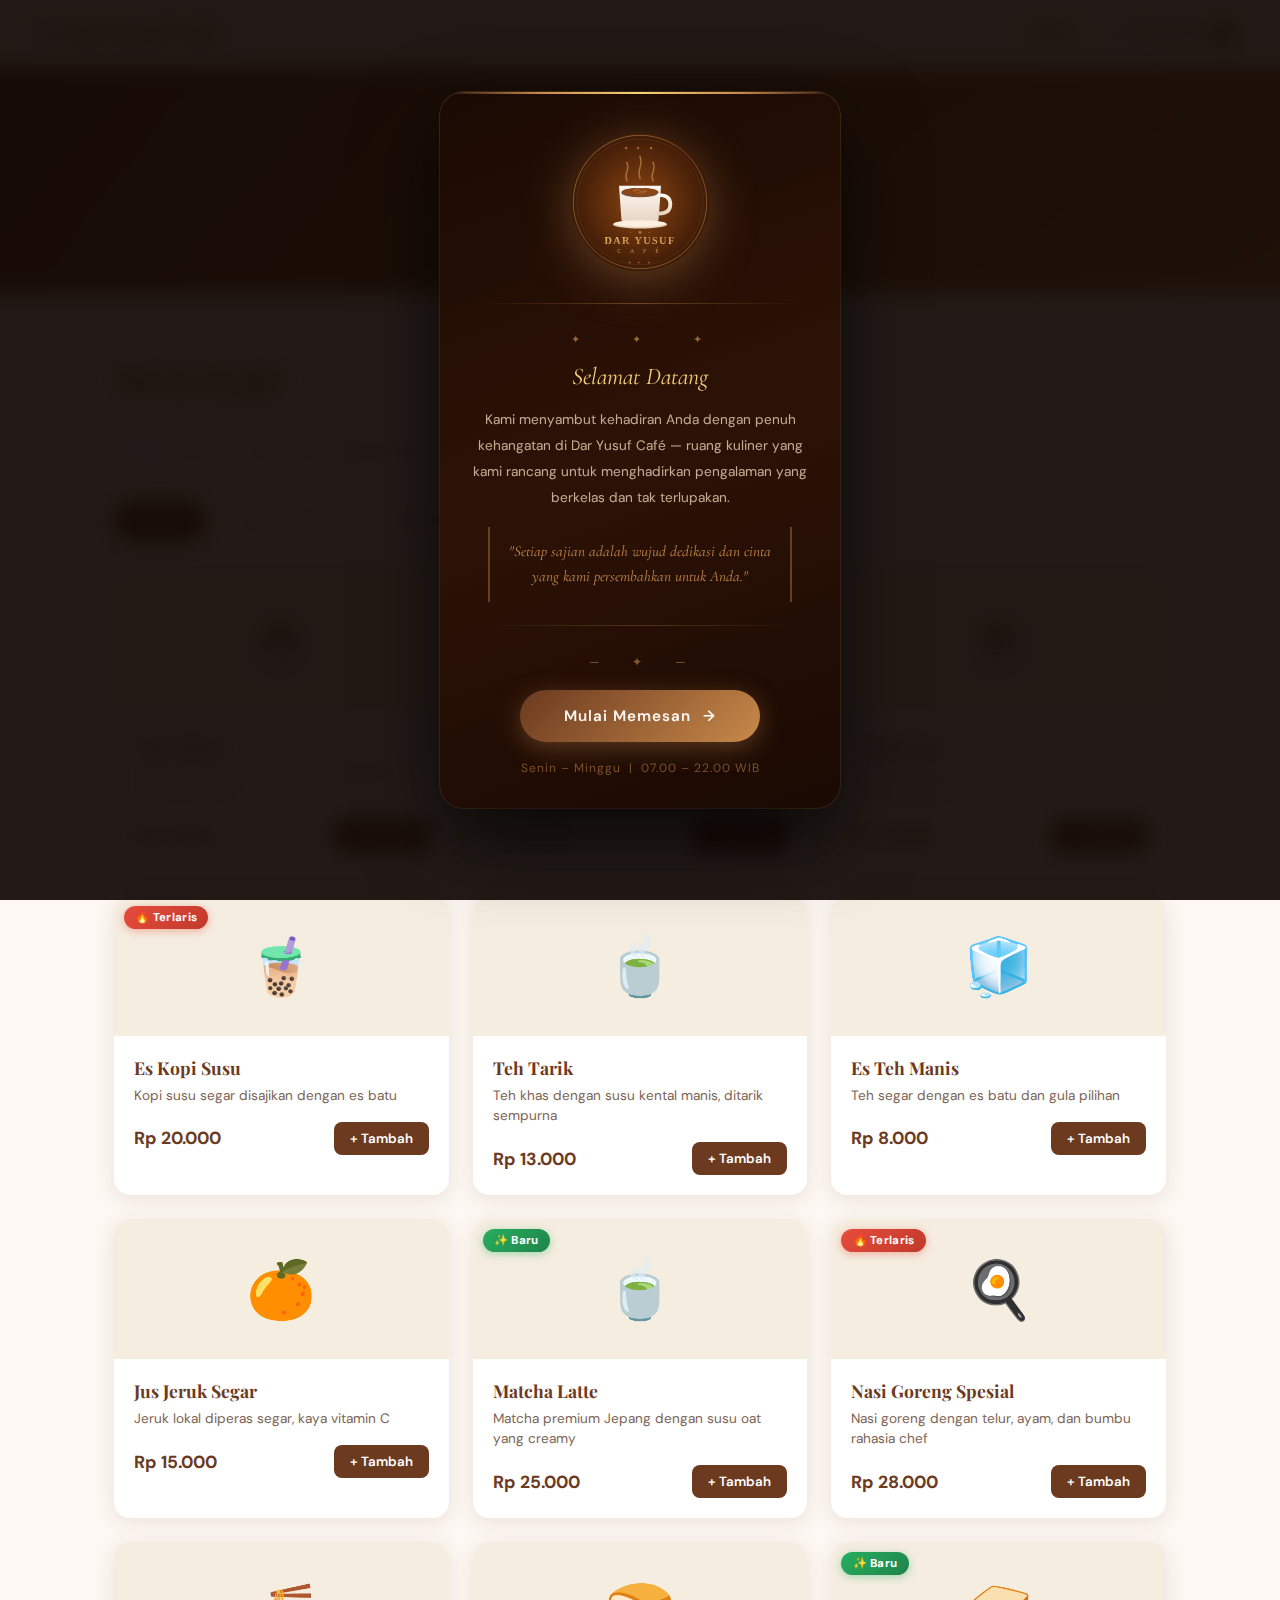
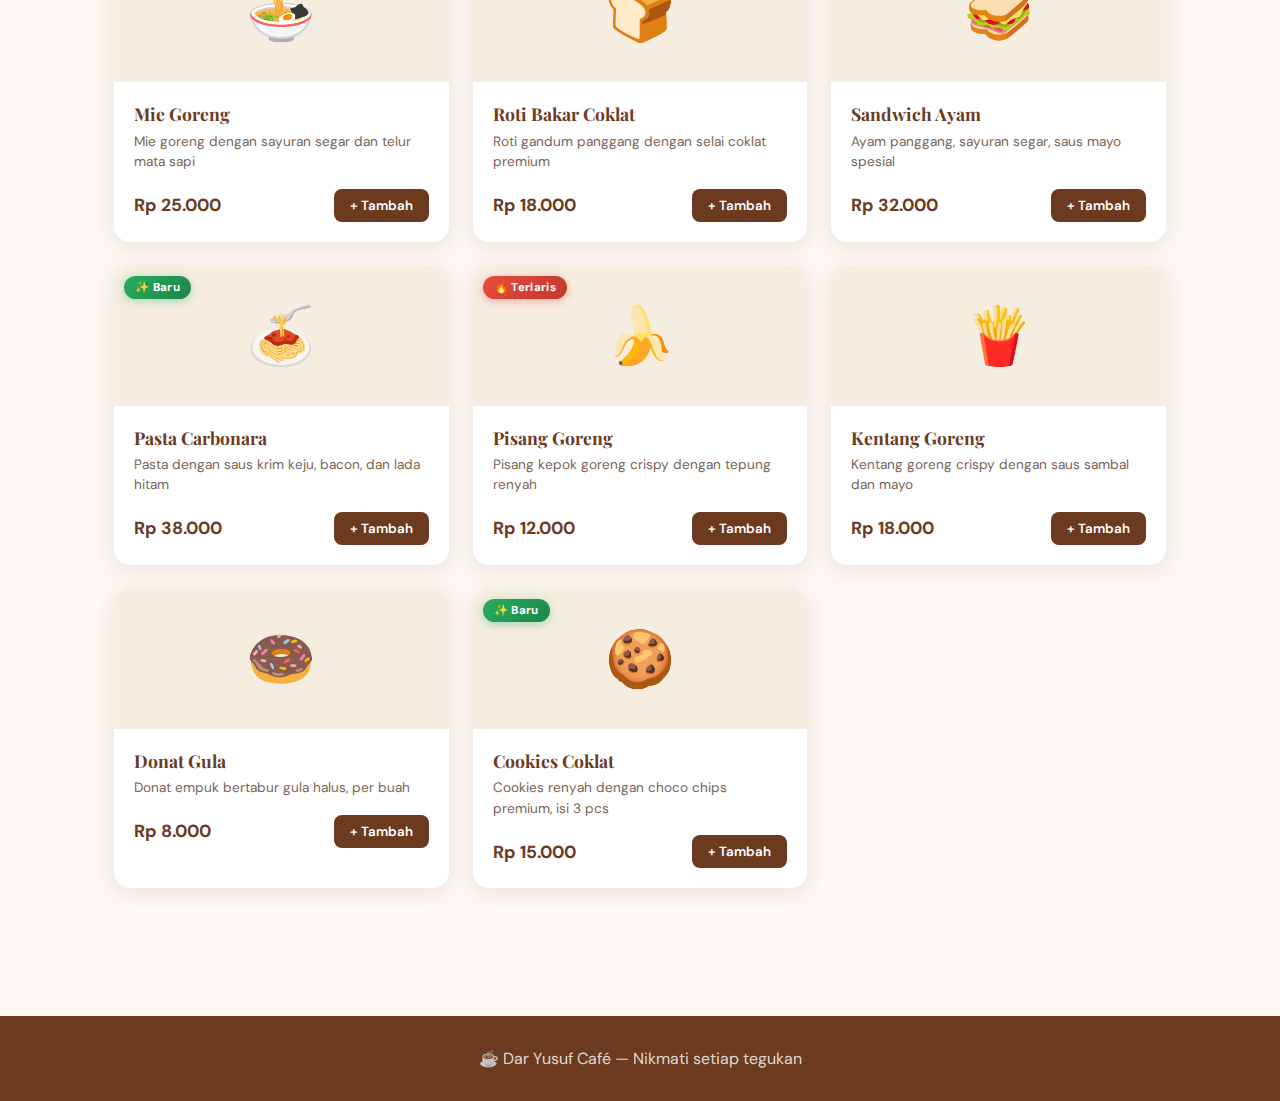
<file: index.html>
<!DOCTYPE html>
<html lang="id">
<head>
<meta charset="UTF-8">
<meta name="viewport" content="width=device-width, initial-scale=1.0">
<title>Dar Yusuf Café</title>
<link href="https://fonts.googleapis.com/css2?family=Playfair+Display:ital,wght@0,400;0,600;0,700;1,400&family=DM+Sans:wght@300;400;500&family=Cormorant+Garamond:ital,wght@0,400;0,600;1,400&display=swap" rel="stylesheet">
<link rel="stylesheet" href="css/style.css">
<style>
/* ===== WELCOME POPUP ===== */
.welcome-overlay {
  position: fixed; inset: 0;
  background: rgba(15,7,3,0.92);
  backdrop-filter: blur(10px);
  z-index: 9999;
  display: flex; align-items: center; justify-content: center;
  padding: 1rem;
  animation: fadeInOverlay 0.8s ease;
}
@keyframes fadeInOverlay { from{opacity:0} to{opacity:1} }
.welcome-overlay.hide { animation: fadeOutOverlay 0.5s ease forwards; }
@keyframes fadeOutOverlay { from{opacity:1} to{opacity:0;pointer-events:none} }

.welcome-modal {
  background: linear-gradient(160deg, #1a0a03 0%, #2d1206 50%, #1a0a03 100%);
  border-radius: 24px; max-width: 400px; width: 100%;
  overflow: hidden;
  box-shadow: 0 30px 80px rgba(0,0,0,0.7), 0 0 0 1px rgba(200,137,74,0.25), inset 0 1px 0 rgba(255,255,255,0.05);
  animation: slideUp 0.7s cubic-bezier(0.16,1,0.3,1);
  position: relative;
}
@keyframes slideUp { from{transform:translateY(50px) scale(0.96);opacity:0} to{transform:translateY(0) scale(1);opacity:1} }
.welcome-modal::before { content:''; position:absolute; top:0;left:0;right:0; height:2px; background:linear-gradient(90deg,transparent,#c8894a,#f5d07a,#c8894a,transparent); }

.welcome-logo-section { padding:2.5rem 2rem 1.5rem; text-align:center; position:relative; }
.welcome-logo-section::after { content:''; position:absolute; bottom:0;left:10%;right:10%; height:1px; background:linear-gradient(90deg,transparent,rgba(200,137,74,0.4),transparent); }
.welcome-logo-wrap { width:140px; height:140px; margin:0 auto 0.5rem; filter:drop-shadow(0 8px 24px rgba(200,137,74,0.4)); animation: glowPulse 3s ease-in-out infinite; }
@keyframes glowPulse {
  0%,100% { filter:drop-shadow(0 8px 24px rgba(200,137,74,0.3)); }
  50% { filter:drop-shadow(0 8px 36px rgba(200,137,74,0.65)); }
}

.welcome-body { padding:1.75rem 2rem 1.5rem; text-align:center; position:relative; }
.welcome-body::after { content:''; position:absolute; bottom:0;left:10%;right:10%; height:1px; background:linear-gradient(90deg,transparent,rgba(200,137,74,0.3),transparent); }
.welcome-ornament { color:#c8894a; font-size:0.7rem; letter-spacing:8px; margin-bottom:1rem; opacity:0.7; }
.welcome-greeting { font-family:'Cormorant Garamond',serif; font-size:1.5rem; font-style:italic; color:#f5d07a; margin-bottom:1rem; }
.welcome-text { font-family:'DM Sans',sans-serif; font-size:0.85rem; color:rgba(245,224,195,0.75); line-height:1.9; margin-bottom:1rem; }
.welcome-quote { font-family:'Cormorant Garamond',serif; font-size:0.95rem; font-style:italic; color:#c8894a; line-height:1.7; padding:0.75rem 1rem; border-left:2px solid rgba(200,137,74,0.4); border-right:2px solid rgba(200,137,74,0.4); margin:0 1rem; }

.welcome-footer { padding:1.75rem 2rem 2rem; text-align:center; }
.welcome-ornament-mid { color:#c8894a; font-size:0.75rem; letter-spacing:6px; margin-bottom:1.25rem; opacity:0.6; }
.welcome-btn {
  background:linear-gradient(135deg,#6b3a1f 0%,#c8894a 100%);
  color:#fdf8f3; border:none; padding:1rem 2.8rem; border-radius:50px;
  font-family:'DM Sans',sans-serif; font-weight:600; font-size:0.95rem;
  cursor:pointer; letter-spacing:1px; transition:all 0.3s;
  box-shadow:0 6px 24px rgba(200,137,74,0.35);
  display:inline-flex; align-items:center; gap:0.7rem;
}
.welcome-btn:hover { transform:translateY(-2px); box-shadow:0 10px 32px rgba(200,137,74,0.5); }
.welcome-arrow { transition:transform 0.3s; }
.welcome-btn:hover .welcome-arrow { transform:translateX(5px); }
.welcome-note { margin-top:1.1rem; font-size:0.75rem; color:rgba(200,137,74,0.55); letter-spacing:1px; }

@media(max-width:480px) {
  .welcome-logo-wrap { width:110px; height:110px; }
  .welcome-logo-section { padding:1.75rem 1.5rem 1.25rem; }
  .welcome-body { padding:1.25rem 1.5rem; }
  .welcome-footer { padding:1.25rem 1.5rem 1.75rem; }
}

/* ===== SEARCH BAR ===== */
.search-wrap {
  position: relative;
  margin-bottom: 1.5rem;
}
.search-input {
  width: 100%;
  padding: 0.9rem 1rem 0.9rem 3rem;
  border: 2px solid var(--light-accent);
  border-radius: 50px;
  font-family: 'DM Sans', sans-serif;
  font-size: 0.95rem;
  background: white;
  color: var(--text);
  transition: all 0.25s;
  box-shadow: 0 2px 12px rgba(107,58,31,0.07);
}
.search-input:focus {
  outline: none;
  border-color: var(--accent);
  box-shadow: 0 4px 20px rgba(107,58,31,0.12);
}
.search-icon {
  position: absolute;
  left: 1.1rem;
  top: 50%;
  transform: translateY(-50%);
  font-size: 1.1rem;
  pointer-events: none;
}
.search-clear {
  position: absolute;
  right: 1rem;
  top: 50%;
  transform: translateY(-50%);
  background: var(--light-accent);
  border: none;
  border-radius: 50%;
  width: 24px; height: 24px;
  cursor: pointer;
  font-size: 0.8rem;
  display: none;
  align-items: center;
  justify-content: center;
  color: var(--text-light);
}
.search-clear.show { display: flex; }

/* ===== BADGE PRODUK ===== */
.badge-product {
  position: absolute;
  top: 10px; left: 10px;
  padding: 0.25rem 0.7rem;
  border-radius: 50px;
  font-size: 0.72rem;
  font-weight: 700;
  font-family: 'DM Sans', sans-serif;
  letter-spacing: 0.3px;
  z-index: 2;
}
.badge-terlaris {
  background: linear-gradient(135deg, #e74c3c, #c0392b);
  color: white;
  box-shadow: 0 2px 8px rgba(231,76,60,0.4);
}
.badge-baru {
  background: linear-gradient(135deg, #27ae60, #1e8449);
  color: white;
  box-shadow: 0 2px 8px rgba(39,174,96,0.4);
}
</style>
</head>
<body>

<!-- WELCOME POPUP -->
<div id="welcomeOverlay" class="welcome-overlay">
  <div class="welcome-modal">
    <div class="welcome-logo-section">
      <div class="welcome-logo-wrap">
        <svg xmlns="http://www.w3.org/2000/svg" viewBox="0 0 300 300" width="100%" height="100%">
          <defs>
            <radialGradient id="bgG" cx="50%" cy="50%" r="50%"><stop offset="0%" style="stop-color:#8B4513"/><stop offset="100%" style="stop-color:#3d1a06"/></radialGradient>
            <linearGradient id="goldG" x1="0%" y1="0%" x2="100%" y2="100%"><stop offset="0%" style="stop-color:#f5d07a"/><stop offset="50%" style="stop-color:#c8894a"/><stop offset="100%" style="stop-color:#e8b86d"/></linearGradient>
            <linearGradient id="cupG" x1="0%" y1="0%" x2="0%" y2="100%"><stop offset="0%" style="stop-color:#fdf8f3"/><stop offset="100%" style="stop-color:#e8d5c0"/></linearGradient>
          </defs>
          <circle cx="150" cy="150" r="148" fill="url(#bgG)"/>
          <circle cx="150" cy="150" r="143" fill="none" stroke="url(#goldG)" stroke-width="1.5" opacity="0.6"/>
          <circle cx="150" cy="150" r="135" fill="none" stroke="url(#goldG)" stroke-width="0.5" opacity="0.4"/>
          <text x="150" y="38" text-anchor="middle" font-size="10" fill="url(#goldG)" opacity="0.8" letter-spacing="8">✦ ✦ ✦</text>
          <path d="M122 105 Q118 95 122 85 Q126 75 122 65" fill="none" stroke="url(#goldG)" stroke-width="2.5" stroke-linecap="round" opacity="0.7"/>
          <path d="M150 100 Q146 88 150 76 Q154 64 150 52" fill="none" stroke="url(#goldG)" stroke-width="2.5" stroke-linecap="round" opacity="0.7"/>
          <path d="M178 105 Q174 95 178 85 Q182 75 178 65" fill="none" stroke="url(#goldG)" stroke-width="2.5" stroke-linecap="round" opacity="0.7"/>
          <path d="M105 115 L110 185 Q110 195 120 195 L180 195 Q190 195 190 185 L195 115 Z" fill="url(#cupG)"/>
          <ellipse cx="150" cy="130" rx="40" ry="10" fill="#6b3a1f" opacity="0.9"/>
          <ellipse cx="150" cy="128" rx="38" ry="8" fill="#8B4513"/>
          <path d="M135 126 Q142 120 150 126 Q158 132 165 126" fill="none" stroke="#c8894a" stroke-width="1.5" stroke-linecap="round" opacity="0.8"/>
          <ellipse cx="150" cy="126" rx="10" ry="5" fill="none" stroke="#d4a57a" stroke-width="1" opacity="0.6"/>
          <path d="M190 135 Q215 135 215 155 Q215 175 190 175" fill="none" stroke="url(#cupG)" stroke-width="8" stroke-linecap="round"/>
          <ellipse cx="150" cy="198" rx="58" ry="9" fill="#e8d5c0"/>
          <ellipse cx="150" cy="196" rx="55" ry="7" fill="#fdf0e0"/>
          <line x1="75" y1="215" x2="225" y2="215" stroke="url(#goldG)" stroke-width="0.8" opacity="0.5"/>
          <circle cx="150" cy="215" r="3" fill="url(#goldG)" opacity="0.7"/>
          <circle cx="130" cy="215" r="1.5" fill="url(#goldG)" opacity="0.5"/>
          <circle cx="170" cy="215" r="1.5" fill="url(#goldG)" opacity="0.5"/>
          <text x="150" y="240" text-anchor="middle" font-family="Georgia,serif" font-size="22" font-weight="bold" fill="url(#goldG)" letter-spacing="3">DAR YUSUF</text>
          <text x="150" y="260" text-anchor="middle" font-family="Georgia,serif" font-size="13" fill="url(#goldG)" letter-spacing="8" opacity="0.85">C A F É</text>
          <text x="150" y="282" text-anchor="middle" font-size="9" fill="url(#goldG)" opacity="0.6" letter-spacing="6">✦ ✦ ✦</text>
        </svg>
      </div>
    </div>
    <div class="welcome-body">
      <div class="welcome-ornament">✦ &nbsp;&nbsp; ✦ &nbsp;&nbsp; ✦</div>
      <p class="welcome-greeting">Selamat Datang</p>
      <p class="welcome-text">Kami menyambut kehadiran Anda dengan penuh kehangatan di Dar Yusuf Café — ruang kuliner yang kami rancang untuk menghadirkan pengalaman yang berkelas dan tak terlupakan.</p>
      <p class="welcome-quote">"Setiap sajian adalah wujud dedikasi dan cinta<br>yang kami persembahkan untuk Anda."</p>
    </div>
    <div class="welcome-footer">
      <div class="welcome-ornament-mid">— &nbsp; ✦ &nbsp; —</div>
      <button class="welcome-btn" onclick="tutupWelcome()">
        Mulai Memesan <span class="welcome-arrow">→</span>
      </button>
      <p class="welcome-note">Senin – Minggu &nbsp;|&nbsp; 07.00 – 22.00 WIB</p>
    </div>
  </div>
</div>

<!-- NAVBAR -->
<nav class="navbar">
  <div class="nav-brand">☕ Dar Yusuf Café</div>
  <div class="nav-links">
    <a href="index.html" class="active">Menu</a>
    <a href="cart.html" class="cart-link">
      🛒 Keranjang <span class="cart-badge" id="cartCount">0</span>
    </a>
  </div>
</nav>

<!-- HERO -->
<header class="hero">
  <div class="hero-content">
    <h1>Dar Yusuf Café</h1>
    <p>Kopi & Makanan Pilihan, Dibuat dengan Cinta ❤️</p>
  </div>
</header>

<!-- MAIN -->
<main class="container">
  <h2 class="section-title">Menu Kami</h2>

  <!-- SEARCH -->
  <div class="search-wrap">
    <span class="search-icon">🔍</span>
    <input
      type="text"
      class="search-input"
      id="searchInput"
      placeholder="Cari menu... (contoh: kopi, nasi, snack)"
      oninput="handleSearch(this.value); toggleClear(this.value)"
    >
    <button class="search-clear" id="searchClear" onclick="clearSearch()">✕</button>
  </div>

  <!-- TABS -->
  <div class="category-tabs">
    <button class="tab active" onclick="filterMenu('semua', this)">Semua</button>
    <button class="tab" onclick="filterMenu('minuman', this)">☕ Minuman</button>
    <button class="tab" onclick="filterMenu('makanan', this)">🍽️ Makanan</button>
    <button class="tab" onclick="filterMenu('snack', this)">🍪 Snack</button>
  </div>

  <div class="product-grid" id="productGrid"></div>
</main>

<div class="floating-cart" onclick="window.location='cart.html'">
  🛒 <span id="floatCartCount">0</span> item — Rp <span id="floatCartTotal">0</span>
</div>

<footer class="footer">
  <p>☕ Dar Yusuf Café — Nikmati setiap tegukan</p>
</footer>

<script src="js/products.js"></script>
<script src="js/cart.js"></script>
<script src="js/main.js"></script>
<script>
function tutupWelcome() {
  const overlay = document.getElementById('welcomeOverlay');
  overlay.classList.add('hide');
  setTimeout(() => overlay.style.display = 'none', 500);
  sessionStorage.setItem('dyc_welcomed', '1');
}
if (sessionStorage.getItem('dyc_welcomed')) {
  document.getElementById('welcomeOverlay').style.display = 'none';
}

function toggleClear(val) {
  const btn = document.getElementById('searchClear');
  btn.classList.toggle('show', val.length > 0);
}
function clearSearch() {
  const input = document.getElementById('searchInput');
  input.value = '';
  handleSearch('');
  toggleClear('');
  input.focus();
}
</script>
</body>
</html>
</file>
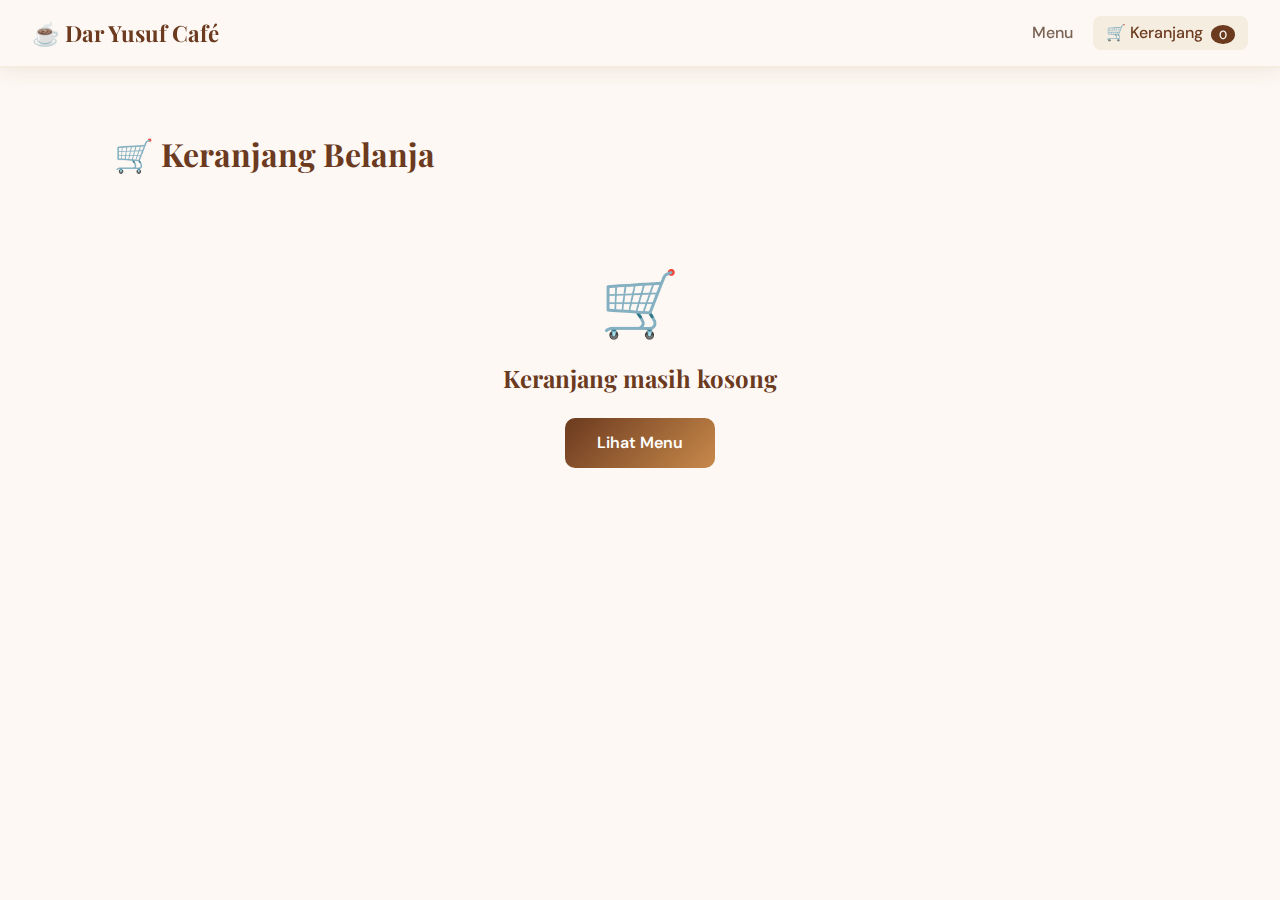
<file: cart.html>
<!DOCTYPE html>
<html lang="id">
<head>
<meta charset="UTF-8">
<meta name="viewport" content="width=device-width, initial-scale=1.0">
<title>Keranjang — Dar Yusuf Café</title>
<link href="https://fonts.googleapis.com/css2?family=Playfair+Display:wght@400;600;700&family=DM+Sans:wght@300;400;500&display=swap" rel="stylesheet">
<link rel="stylesheet" href="css/style.css">
</head>
<body>

<nav class="navbar">
  <div class="nav-brand">☕ Dar Yusuf Café</div>
  <div class="nav-links">
    <a href="index.html">Menu</a>
    <a href="cart.html" class="active cart-link">
      🛒 Keranjang <span class="cart-badge" id="cartCount">0</span>
    </a>
  </div>
</nav>

<main class="container" style="padding-top:100px">
  <h2 class="section-title">🛒 Keranjang Belanja</h2>

  <div id="cartEmpty" class="empty-state" style="display:none">
    <div style="font-size:4rem">🛒</div>
    <h3>Keranjang masih kosong</h3>
    <a href="index.html" class="btn-primary">Lihat Menu</a>
  </div>

  <div id="cartContent">
    <div class="cart-list" id="cartList"></div>

    <div class="cart-summary">
      <div class="summary-row">
        <span>Subtotal</span>
        <span id="subtotal">Rp 0</span>
      </div>
      <div class="summary-row">
        <span>Pajak (10%)</span>
        <span id="tax">Rp 0</span>
      </div>
      <div class="summary-row total">
        <span>Total</span>
        <span id="total">Rp 0</span>
      </div>
      <a href="checkout.html" class="btn-primary" style="display:block;text-align:center;margin-top:1.5rem">
        Lanjut ke Pembayaran →
      </a>
      <a href="index.html" class="btn-secondary" style="display:block;text-align:center;margin-top:0.75rem">
        ← Tambah Menu Lagi
      </a>
    </div>
  </div>
</main>

<script src="js/products.js"></script>
<script src="js/cart.js"></script>
<script>
  renderCart();
</script>
</body>
</html>
</file>
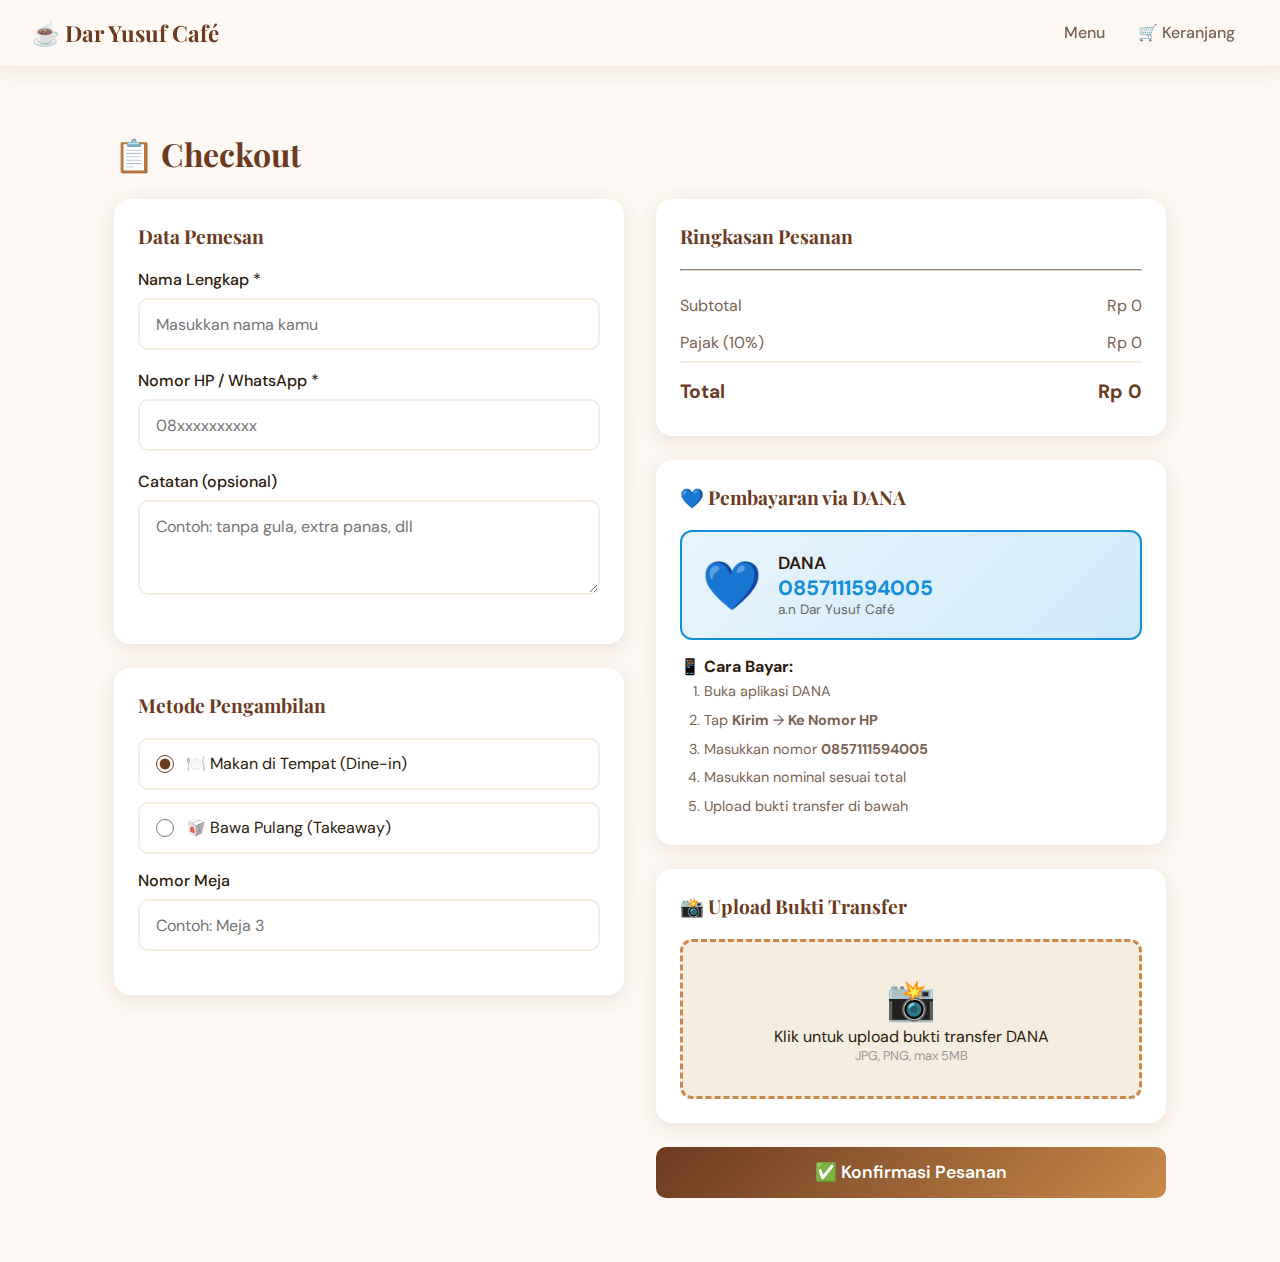
<file: checkout.html>
<!DOCTYPE html>
<html lang="id">
<head>
<meta charset="UTF-8">
<meta name="viewport" content="width=device-width, initial-scale=1.0">
<title>Checkout — Dar Yusuf Café</title>
<link href="https://fonts.googleapis.com/css2?family=Playfair+Display:wght@400;600;700&family=DM+Sans:wght@300;400;500&display=swap" rel="stylesheet">
<link rel="stylesheet" href="css/style.css">
</head>
<body>

<nav class="navbar">
  <div class="nav-brand">☕ Dar Yusuf Café</div>
  <div class="nav-links">
    <a href="index.html">Menu</a>
    <a href="cart.html" class="cart-link">🛒 Keranjang</a>
  </div>
</nav>

<main class="container" style="padding-top:100px">
  <h2 class="section-title">📋 Checkout</h2>

  <div class="checkout-grid">
    <!-- Form Data Pembeli -->
    <div class="checkout-form">
      <div class="card">
        <h3>Data Pemesan</h3>
        <div class="form-group">
          <label>Nama Lengkap *</label>
          <input type="text" id="nama" placeholder="Masukkan nama kamu" required>
        </div>
        <div class="form-group">
          <label>Nomor HP / WhatsApp *</label>
          <input type="tel" id="noHp" placeholder="08xxxxxxxxxx" required>
        </div>
        <div class="form-group">
          <label>Catatan (opsional)</label>
          <textarea id="catatan" placeholder="Contoh: tanpa gula, extra panas, dll" rows="3"></textarea>
        </div>
      </div>

      <div class="card" style="margin-top:1.5rem">
        <h3>Metode Pengambilan</h3>
        <div class="radio-group">
          <label class="radio-option">
            <input type="radio" name="pengambilan" value="dine-in" checked>
            <span>🍽️ Makan di Tempat (Dine-in)</span>
          </label>
          <label class="radio-option">
            <input type="radio" name="pengambilan" value="takeaway">
            <span>🥡 Bawa Pulang (Takeaway)</span>
          </label>
        </div>
        <div id="tableGroup" class="form-group" style="margin-top:1rem">
          <label>Nomor Meja</label>
          <input type="text" id="noMeja" placeholder="Contoh: Meja 3">
        </div>
      </div>
    </div>

    <!-- Ringkasan Order -->
    <div class="checkout-summary">
      <div class="card">
        <h3>Ringkasan Pesanan</h3>
        <div id="orderSummary"></div>
        <hr style="margin:1rem 0;border-color:#e0d5c5">
        <div class="summary-row"><span>Subtotal</span><span id="coSubtotal">Rp 0</span></div>
        <div class="summary-row"><span>Pajak (10%)</span><span id="coTax">Rp 0</span></div>
        <div class="summary-row total"><span>Total</span><span id="coTotal">Rp 0</span></div>
      </div>

      <div class="card" style="margin-top:1.5rem">
        <h3>💙 Pembayaran via DANA</h3>
        <div class="dana-info">
          <div class="dana-icon">💙</div>
          <div>
            <p style="font-weight:600;font-size:1.1rem">DANA</p>
            <p style="font-size:1.3rem;font-weight:700;color:#118fda">0857111594005</p>
            <p style="color:#666;font-size:0.85rem">a.n Dar Yusuf Café</p>
          </div>
        </div>
        <div class="dana-steps">
          <p>📱 <strong>Cara Bayar:</strong></p>
          <ol>
            <li>Buka aplikasi DANA</li>
            <li>Tap <strong>Kirim</strong> → <strong>Ke Nomor HP</strong></li>
            <li>Masukkan nomor <strong>0857111594005</strong></li>
            <li>Masukkan nominal sesuai total</li>
            <li>Upload bukti transfer di bawah</li>
          </ol>
        </div>
      </div>

      <div class="card" style="margin-top:1.5rem">
        <h3>📸 Upload Bukti Transfer</h3>
        <div class="upload-area" id="uploadArea" onclick="document.getElementById('buktiFile').click()">
          <div id="uploadPlaceholder">
            <div style="font-size:2.5rem">📸</div>
            <p>Klik untuk upload bukti transfer DANA</p>
            <p style="font-size:0.8rem;color:#999">JPG, PNG, max 5MB</p>
          </div>
          <img id="previewImg" style="display:none;max-width:100%;border-radius:8px" />
        </div>
        <input type="file" id="buktiFile" accept="image/*" style="display:none" onchange="previewBukti(event)">
      </div>

      <button class="btn-primary" style="width:100%;margin-top:1.5rem;font-size:1.1rem" onclick="submitOrder()">
        ✅ Konfirmasi Pesanan
      </button>
    </div>
  </div>
</main>

<script src="js/products.js"></script>
<script src="js/cart.js"></script>
<script src="js/checkout.js"></script>
</body>
</html>
</file>
<file: css/style.css>
/* ===== GLOBAL ===== */
:root {
  --primary: #6b3a1f;
  --accent: #c8894a;
  --light-accent: #f5ede0;
  --dana-blue: #118fda;
  --text: #2c1a0e;
  --text-light: #7a6354;
  --bg: #fdf8f3;
  --white: #ffffff;
  --shadow: 0 4px 20px rgba(107,58,31,0.12);
  --radius: 16px;
}

* { margin: 0; padding: 0; box-sizing: border-box; }

body {
  font-family: 'DM Sans', sans-serif;
  background: var(--bg);
  color: var(--text);
  min-height: 100vh;
}

h1, h2, h3 { font-family: 'Playfair Display', serif; }

a { text-decoration: none; color: inherit; }

.container {
  max-width: 1100px;
  margin: 0 auto;
  padding: 2rem 1.5rem 4rem;
}

/* ===== NAVBAR ===== */
.navbar {
  position: fixed;
  top: 0; left: 0; right: 0;
  background: rgba(253,248,243,0.95);
  backdrop-filter: blur(10px);
  padding: 1rem 2rem;
  display: flex;
  justify-content: space-between;
  align-items: center;
  z-index: 1000;
  box-shadow: 0 2px 20px rgba(107,58,31,0.1);
  border-bottom: 2px solid var(--light-accent);
}

.nav-brand {
  font-family: 'Playfair Display', serif;
  font-size: 1.4rem;
  font-weight: 700;
  color: var(--primary);
  white-space: nowrap;
}

.nav-links { display: flex; gap: 0.5rem; align-items: center; }
.nav-links a {
  color: var(--text-light);
  font-weight: 500;
  padding: 0.4rem 0.8rem;
  border-radius: 8px;
  transition: all 0.2s;
}
.nav-links a:hover, .nav-links a.active {
  background: var(--light-accent);
  color: var(--primary);
}

.cart-badge {
  background: var(--primary);
  color: white;
  border-radius: 50%;
  padding: 0.1rem 0.5rem;
  font-size: 0.75rem;
  margin-left: 0.25rem;
}

/* ===== HERO ===== */
.hero {
  background: linear-gradient(135deg, var(--primary) 0%, #a0622a 60%, var(--accent) 100%);
  padding: 120px 2rem 60px;
  text-align: center;
  color: white;
  position: relative;
  overflow: hidden;
}

.hero::before {
  content: '';
  position: absolute;
  top: -50%; left: -50%;
  width: 200%; height: 200%;
  background: radial-gradient(circle, rgba(255,255,255,0.05) 0%, transparent 60%);
  animation: shimmer 6s ease-in-out infinite;
}

@keyframes shimmer {
  0%, 100% { transform: scale(1); }
  50% { transform: scale(1.1); }
}

.hero h1 {
  font-size: clamp(2rem, 5vw, 3.5rem);
  margin-bottom: 1rem;
  text-shadow: 0 2px 10px rgba(0,0,0,0.2);
}

.hero p {
  font-size: 1.1rem;
  opacity: 0.9;
}

/* ===== SECTION TITLE ===== */
.section-title {
  font-size: 2rem;
  color: var(--primary);
  margin-bottom: 1.5rem;
  padding-top: 2rem;
}

/* ===== TABS ===== */
.category-tabs {
  display: flex;
  gap: 0.75rem;
  margin-bottom: 2rem;
  flex-wrap: wrap;
}

.tab {
  padding: 0.6rem 1.4rem;
  border: 2px solid var(--light-accent);
  background: white;
  border-radius: 50px;
  cursor: pointer;
  font-family: 'DM Sans', sans-serif;
  font-weight: 500;
  color: var(--text-light);
  transition: all 0.2s;
}

.tab:hover, .tab.active {
  background: var(--primary);
  color: white;
  border-color: var(--primary);
}

/* ===== PRODUCT GRID ===== */
.product-grid {
  display: grid;
  grid-template-columns: repeat(auto-fill, minmax(260px, 1fr));
  gap: 1.5rem;
}

.product-card {
  background: white;
  border-radius: var(--radius);
  overflow: hidden;
  box-shadow: var(--shadow);
  transition: transform 0.25s, box-shadow 0.25s;
}

.product-card:hover {
  transform: translateY(-4px);
  box-shadow: 0 8px 32px rgba(107,58,31,0.18);
}

.product-emoji {
  background: var(--light-accent);
  font-size: 3.5rem;
  display: flex;
  align-items: center;
  justify-content: center;
  height: 140px;
}

.product-info { padding: 1.25rem; }

.product-info h3 {
  font-family: 'Playfair Display', serif;
  font-size: 1.1rem;
  margin-bottom: 0.4rem;
  color: var(--primary);
}

.product-info p {
  font-size: 0.85rem;
  color: var(--text-light);
  margin-bottom: 1rem;
  line-height: 1.5;
}

.product-footer {
  display: flex;
  justify-content: space-between;
  align-items: center;
}

.price {
  font-weight: 700;
  font-size: 1.1rem;
  color: var(--primary);
}

.btn-add {
  background: var(--primary);
  color: white;
  border: none;
  padding: 0.5rem 1rem;
  border-radius: 8px;
  cursor: pointer;
  font-family: 'DM Sans', sans-serif;
  font-weight: 600;
  transition: all 0.2s;
}

.btn-add:hover { background: var(--accent); transform: scale(1.05); }
.btn-add.added { background: #27ae60; }

/* ===== FLOATING CART ===== */
.floating-cart {
  position: fixed;
  bottom: 2rem;
  left: 50%;
  transform: translateX(-50%);
  background: var(--primary);
  color: white;
  padding: 1rem 2rem;
  border-radius: 50px;
  font-weight: 600;
  cursor: pointer;
  box-shadow: 0 8px 30px rgba(107,58,31,0.4);
  transition: all 0.3s;
  display: none;
  z-index: 500;
  white-space: nowrap;
}

.floating-cart:hover { background: var(--accent); transform: translateX(-50%) translateY(-2px); }
.floating-cart.visible { display: block; }

/* ===== CARD ===== */
.card {
  background: white;
  border-radius: var(--radius);
  padding: 1.5rem;
  box-shadow: var(--shadow);
}

.card h3 {
  font-family: 'Playfair Display', serif;
  color: var(--primary);
  margin-bottom: 1.25rem;
  font-size: 1.2rem;
}

/* ===== CART PAGE ===== */
.cart-list { display: flex; flex-direction: column; gap: 1rem; margin-bottom: 2rem; }

.cart-item {
  background: white;
  border-radius: var(--radius);
  padding: 1.25rem;
  display: flex;
  align-items: center;
  gap: 1rem;
  box-shadow: var(--shadow);
}

.cart-item-emoji { font-size: 2.5rem; }

.cart-item-info { flex: 1; }
.cart-item-info h4 { font-family: 'Playfair Display', serif; color: var(--primary); }
.cart-item-info p { color: var(--text-light); font-size: 0.9rem; }

.qty-control {
  display: flex;
  align-items: center;
  gap: 0.75rem;
  background: var(--light-accent);
  border-radius: 50px;
  padding: 0.4rem 0.8rem;
}

.qty-btn {
  background: var(--primary);
  color: white;
  border: none;
  width: 28px;
  height: 28px;
  border-radius: 50%;
  cursor: pointer;
  font-size: 1rem;
  display: flex;
  align-items: center;
  justify-content: center;
  transition: all 0.2s;
}

.qty-btn:hover { background: var(--accent); }

.cart-summary {
  background: white;
  border-radius: var(--radius);
  padding: 1.5rem;
  box-shadow: var(--shadow);
}

.summary-row {
  display: flex;
  justify-content: space-between;
  padding: 0.5rem 0;
  color: var(--text-light);
}

.summary-row.total {
  font-size: 1.2rem;
  font-weight: 700;
  color: var(--primary);
  padding-top: 1rem;
  border-top: 2px solid var(--light-accent);
}

/* ===== FORM ===== */
.form-group { margin-bottom: 1.25rem; }
.form-group label { display: block; font-weight: 500; margin-bottom: 0.5rem; color: var(--text); }
.form-group input, .form-group textarea, .form-group select {
  width: 100%;
  padding: 0.85rem 1rem;
  border: 2px solid var(--light-accent);
  border-radius: 10px;
  font-family: 'DM Sans', sans-serif;
  font-size: 1rem;
  background: white;
  transition: border-color 0.2s;
  color: var(--text);
}

.form-group input:focus, .form-group textarea:focus {
  outline: none;
  border-color: var(--accent);
}

.radio-group { display: flex; flex-direction: column; gap: 0.75rem; }
.radio-option {
  display: flex;
  align-items: center;
  gap: 0.75rem;
  padding: 0.85rem 1rem;
  border: 2px solid var(--light-accent);
  border-radius: 10px;
  cursor: pointer;
  transition: all 0.2s;
}
.radio-option:hover { border-color: var(--accent); background: var(--light-accent); }
.radio-option input[type="radio"] { accent-color: var(--primary); width: 18px; height: 18px; }

/* ===== CHECKOUT GRID ===== */
.checkout-grid {
  display: grid;
  grid-template-columns: 1fr 1fr;
  gap: 2rem;
}

@media (max-width: 768px) {
  .checkout-grid { grid-template-columns: 1fr; }
}

/* ===== DANA INFO ===== */
.dana-info {
  display: flex;
  align-items: center;
  gap: 1rem;
  background: linear-gradient(135deg, #e8f4fd, #d0eafb);
  border: 2px solid var(--dana-blue);
  border-radius: 12px;
  padding: 1.25rem;
  margin-bottom: 1rem;
}

.dana-icon { font-size: 3rem; }

.dana-steps ol {
  padding-left: 1.5rem;
  color: var(--text-light);
  font-size: 0.9rem;
  line-height: 2;
}

/* ===== UPLOAD AREA ===== */
.upload-area {
  border: 3px dashed var(--accent);
  border-radius: 12px;
  padding: 2rem;
  text-align: center;
  cursor: pointer;
  background: var(--light-accent);
  transition: all 0.2s;
}

.upload-area:hover { background: #eedcc6; border-color: var(--primary); }

/* ===== BUTTONS ===== */
.btn-primary {
  background: linear-gradient(135deg, var(--primary), var(--accent));
  color: white;
  border: none;
  padding: 0.9rem 2rem;
  border-radius: 10px;
  cursor: pointer;
  font-family: 'DM Sans', sans-serif;
  font-weight: 600;
  font-size: 1rem;
  transition: all 0.2s;
  display: inline-block;
}

.btn-primary:hover { transform: translateY(-2px); box-shadow: 0 6px 20px rgba(107,58,31,0.3); }

.btn-secondary {
  background: white;
  color: var(--primary);
  border: 2px solid var(--primary);
  padding: 0.9rem 2rem;
  border-radius: 10px;
  cursor: pointer;
  font-family: 'DM Sans', sans-serif;
  font-weight: 600;
  font-size: 1rem;
  transition: all 0.2s;
  display: inline-block;
}

.btn-secondary:hover { background: var(--light-accent); }

/* ===== SUCCESS & STRUK ===== */
.success-banner {
  text-align: center;
  padding: 2rem;
  margin-bottom: 2rem;
}

.success-banner h2 { font-size: 2rem; color: var(--primary); margin: 1rem 0 0.5rem; }
.success-banner p { color: var(--text-light); }

.struk {
  background: white;
  max-width: 400px;
  margin: 0 auto 2rem;
  border-radius: 16px;
  overflow: hidden;
  box-shadow: 0 8px 40px rgba(107,58,31,0.15);
  font-family: 'Courier New', monospace;
}

.struk-header {
  background: linear-gradient(135deg, var(--primary), var(--accent));
  color: white;
  padding: 2rem;
  text-align: center;
}

.struk-logo { font-size: 3rem; margin-bottom: 0.5rem; }
.struk-header h2 { font-family: 'Playfair Display', serif; font-size: 1.5rem; margin-bottom: 0.25rem; }
.struk-header p { font-size: 0.85rem; opacity: 0.85; font-family: 'Courier New', monospace; }

.struk-divider {
  border: none;
  border-top: 2px dashed #e0d5c5;
  margin: 0;
}

.struk-info, .struk-total {
  padding: 1rem 1.5rem;
}

.struk-row {
  display: flex;
  justify-content: space-between;
  padding: 0.3rem 0;
  font-size: 0.9rem;
  color: var(--text);
}

.struk-row.grand-total {
  font-size: 1.1rem;
  font-weight: 700;
  color: var(--primary);
  padding-top: 0.5rem;
}

.struk-items {
  padding: 1rem 1.5rem;
}

.struk-item {
  display: flex;
  justify-content: space-between;
  padding: 0.35rem 0;
  font-size: 0.9rem;
  border-bottom: 1px dotted #eee;
}

.struk-item-detail {
  color: var(--text-light);
  font-size: 0.8rem;
  padding-left: 0.5rem;
}

.struk-footer {
  padding: 1.5rem;
  text-align: center;
  color: var(--text-light);
  font-size: 0.85rem;
  line-height: 1.8;
  background: var(--light-accent);
}

.struk-actions {
  display: flex;
  gap: 1rem;
  justify-content: center;
  flex-wrap: wrap;
  margin-bottom: 3rem;
}

/* ===== EMPTY STATE ===== */
.empty-state {
  text-align: center;
  padding: 4rem 2rem;
}

.empty-state h3 {
  font-family: 'Playfair Display', serif;
  color: var(--primary);
  margin: 1rem 0 1.5rem;
  font-size: 1.5rem;
}

/* ===== ORDER SUMMARY ===== */
.order-summary-item {
  display: flex;
  justify-content: space-between;
  padding: 0.5rem 0;
  font-size: 0.9rem;
  border-bottom: 1px solid var(--light-accent);
}

/* ===== FOOTER ===== */
.footer {
  background: var(--primary);
  color: rgba(255,255,255,0.8);
  text-align: center;
  padding: 2rem;
  margin-top: 4rem;
}

/* ===== PRINT STYLES ===== */
@media print {
  .no-print { display: none !important; }
  body { background: white; }
  .struk {
    box-shadow: none;
    border: 1px solid #ccc;
    max-width: 100%;
  }
}

/* ===== MOBILE RESPONSIVE ===== */
@media (max-width: 480px) {
  /* Navbar */
  .navbar {
    padding: 0.75rem 1rem;
    gap: 0.5rem;
  }
  .nav-brand { font-size: 1rem; }
  .nav-links { gap: 0.3rem; }
  .nav-links a { padding: 0.35rem 0.5rem; font-size: 0.82rem; }

  /* Hero */
  .hero { padding: 85px 1rem 35px; }
  .hero h1 { font-size: 1.6rem; }
  .hero p { font-size: 0.9rem; }

  /* Container */
  .container { padding: 1rem 0.85rem 3rem; }
  .section-title { font-size: 1.4rem; }

  /* Product grid */
  .product-grid { grid-template-columns: repeat(2, 1fr); gap: 0.85rem; }
  .product-emoji { height: 100px; font-size: 2.5rem; }
  .product-info { padding: 0.85rem; }
  .product-info h3 { font-size: 0.9rem; }
  .product-info p { font-size: 0.75rem; margin-bottom: 0.7rem; }
  .price { font-size: 0.9rem; }
  .btn-add { padding: 0.4rem 0.7rem; font-size: 0.78rem; }

  /* Cart items */
  .cart-item {
    padding: 0.85rem;
    gap: 0.6rem;
    flex-wrap: nowrap;
    align-items: flex-start;
  }
  .cart-item-emoji { font-size: 1.8rem; flex-shrink: 0; }
  .cart-item-info { flex: 1; min-width: 0; }
  .cart-item-info h4 { font-size: 0.88rem; white-space: nowrap; overflow: hidden; text-overflow: ellipsis; }
  .cart-item-info p { font-size: 0.78rem; }
  .qty-control { padding: 0.3rem 0.5rem; gap: 0.5rem; flex-shrink: 0; }
  .qty-btn { width: 24px; height: 24px; font-size: 0.9rem; }
  .cart-item > div:last-of-type { font-size: 0.82rem; min-width: 70px; }

  /* Summary */
  .cart-summary { padding: 1rem; }
  .summary-row { font-size: 0.9rem; }
  .summary-row.total { font-size: 1rem; }

  /* Checkout grid */
  .checkout-grid { grid-template-columns: 1fr; }
  .card { padding: 1rem; }
  .dana-info { flex-direction: column; text-align: center; gap: 0.75rem; }
  .dana-icon { font-size: 2rem; }

  /* Floating cart */
  .floating-cart { font-size: 0.85rem; padding: 0.75rem 1.3rem; bottom: 1rem; }

  /* Struk */
  .struk { margin: 0 0 1.5rem; border-radius: 12px; }
  .struk-actions { flex-direction: column; align-items: center; gap: 0.7rem; }
  .struk-actions a, .struk-actions button { width: 100%; max-width: 280px; text-align: center; }
}
</file>
